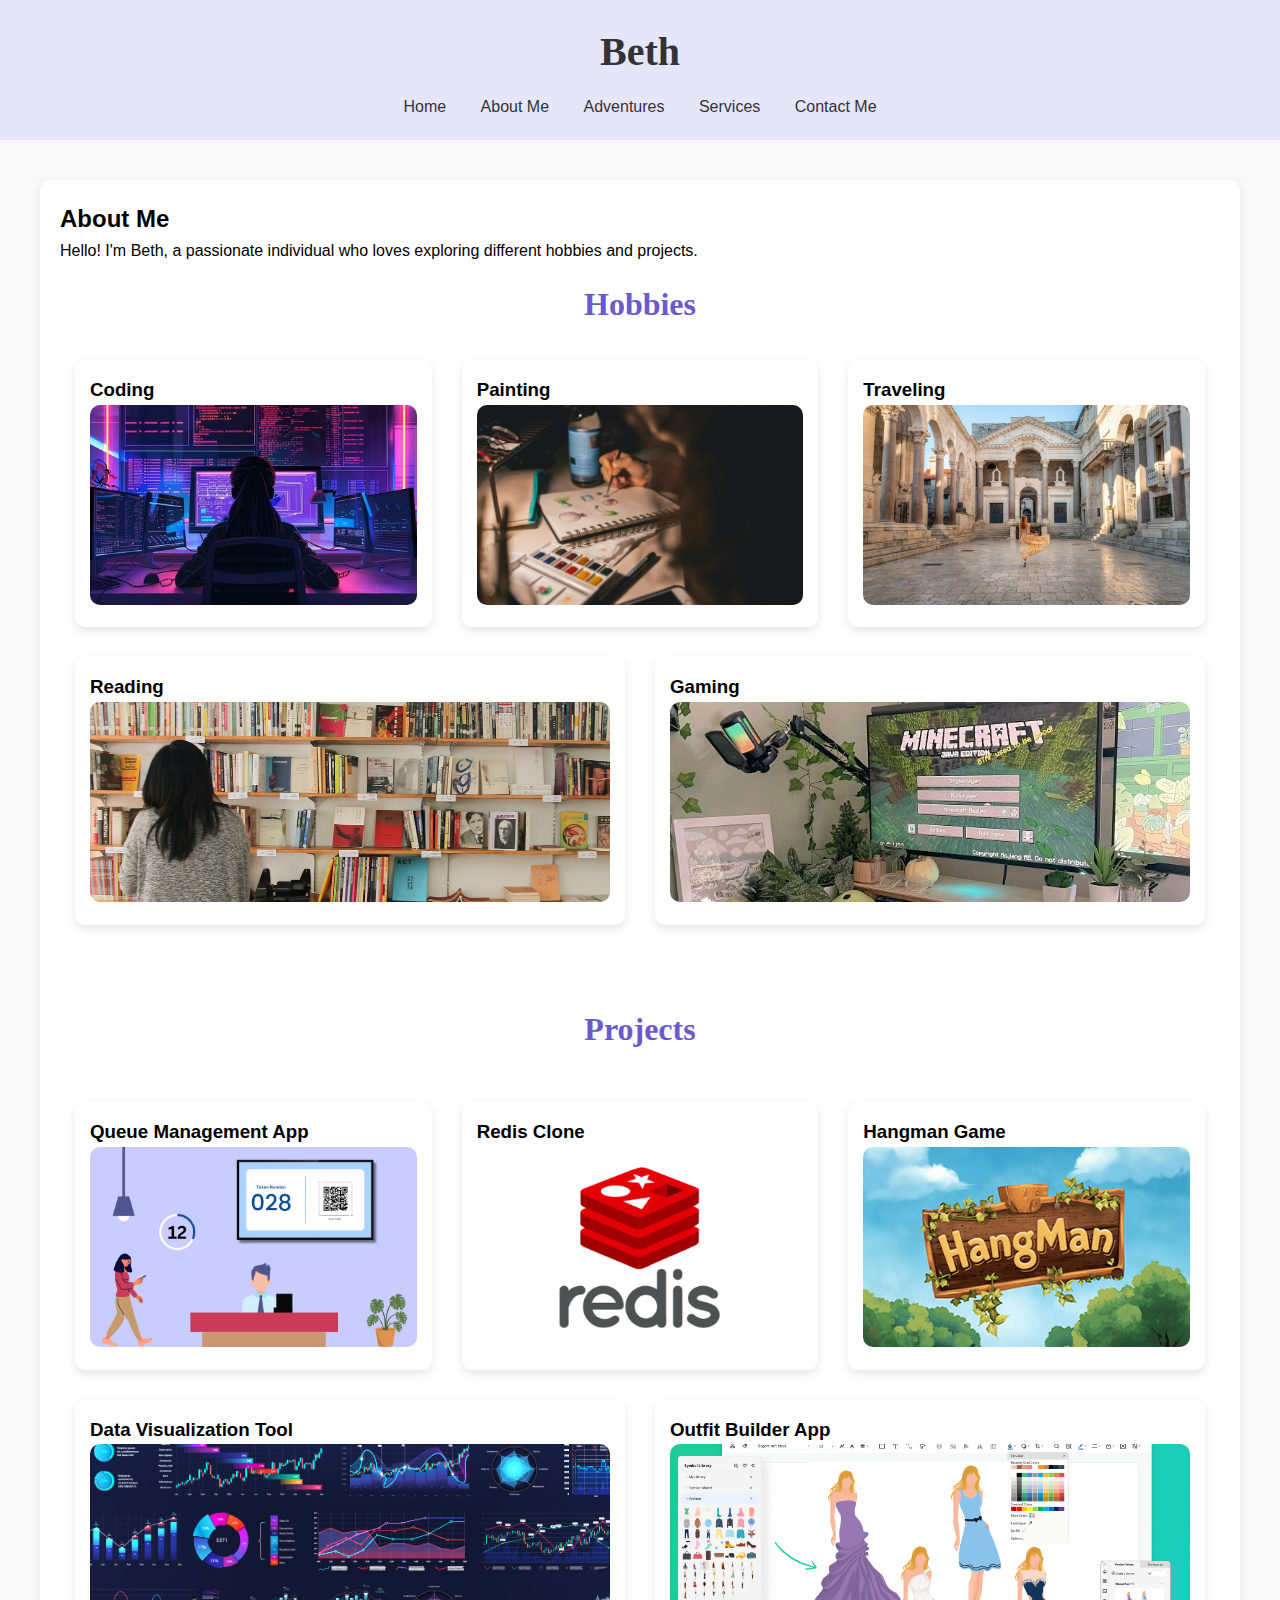
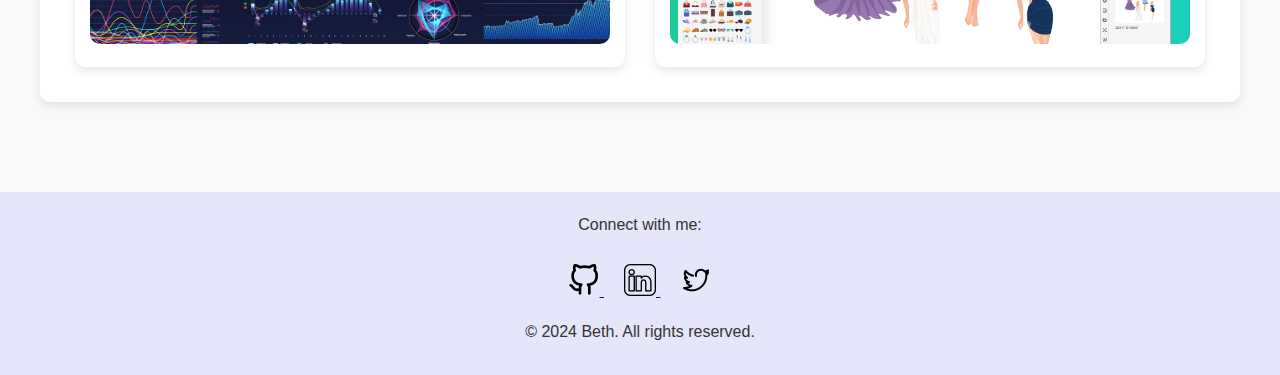
<file: about.html>
<!DOCTYPE html>
<html lang="en">
<head>
    <meta charset="UTF-8">
    <meta name="viewport" content="width=device-width, initial-scale=1.0">
    <title>About Me - Beth</title>
    <link rel="stylesheet" href="styles/aboutcss.css">   
</head>
<body>
    <header>
        <h1 class="logo">Beth</h1>
        <nav>
            <ul>
                <li><a href="index.html">Home</a></li>
                <li><a href="about.html">About Me</a></li>
                <li><a href="adventures.html">Adventures</a></li>
                <li><a href="services.html">Services</a></li>
                <li><a href="contact.html">Contact Me</a></li>
            </ul>
        </nav>
    </header>

    <main>
        <section class="about">
            <h2>About Me</h2>
            <p>Hello! I'm Beth, a passionate individual who loves exploring different hobbies and projects.</p>
            <h3 class="hobbies-title">Hobbies</h3>
            
            <div class="container">
                <div class="hobby coding">
                    <h3>Coding</h3>
                    <img src="images/cyber-security-experts-working-with-tech-devices-neon-lights_23-2151645633.jpg" alt="A picture of a girl Coding">
                </div>
                <div class="hobby painting">
                    <h3>Painting</h3>
                    <img src="images/pexels-thatguycraig000-1767016.jpg" alt="Painting">
                </div>
                <div class="hobby traveling">
                    <h3>Traveling</h3>
                    <img src="images/roamfreerebecca-diocletian-palace-split-croatia-europe-world-trip-00272.webp" alt="a picture of a woman travelling">
                </div>
                <div class="hobby reading">
                    <h3>Reading</h3>
                    <img src="images/image.jpg" alt="a book store picture">
                </div>
                <div class="hobby gaming">
                    <h3>Gaming</h3>
                    <img src="images/GirlDesk.jpg" alt="Gaming setup">
                </div>
                
            </div>





            <h3 class="projects-title">Projects</h3>
            
            <div class="container">
                <div class="project queue">
                    <h3>Queue Management App</h3>
                    <img src="images/Queue-Management-System.png" alt="queue Management app">
                </div>
                <div class="project redis">
                    <h3>Redis Clone</h3>
                    <img src="images/redis_logo-1.png" alt="redis logo">
                </div>
                <div class="project hangman">
                    <h3>Hangman Game</h3>
                    <img src="images/db9e21195320515.Y3JvcCw1NzUzLDQ1MDAsMTEyNSww.jpg" alt="hangman game logo">
                </div>
                <div class="project data">
                    <h3>Data Visualization Tool</h3>
                    <img src="images/data-visualization-for-accountants-620x250.jpg" alt="data visualization tool images">
                </div>
                <div class="project outfit">
                    <h3>Outfit Builder App</h3>
                    <img src="images/part2.png" alt=" screenshot of an outfit builder app">
                </div>
            </div>



        </section>
    </main>
    <footer>
        <p>Connect with me:</p>
        <ul class="social-icons">
            <li><a href="https://github.com/Beth-22">
                <img src="images/github-64.webp" alt="GitHub Icon" title="GitHub" class="icon">
            </a></li>
            <li><a href="https://www.linkedin.com/in/bethlehem-woldekidan-08376333a/">
                <img src="images/LogosLinkedin.png" alt="LinkedIn Icon" title="LinkedIn" class="icon">
            </a></li>
            <li><a href="https://www.linkedin.com/in/bethlehem-woldekidan-08376333a/">
                <img src="images/twitter_bird_social_media_trending-64.webp" alt="Twitter Icon" title="Twitter" class="icon">
            </a></li>
        </ul>
        <p>© 2024 Beth. All rights reserved.</p>
    </footer>
</body>
</html>
</file>
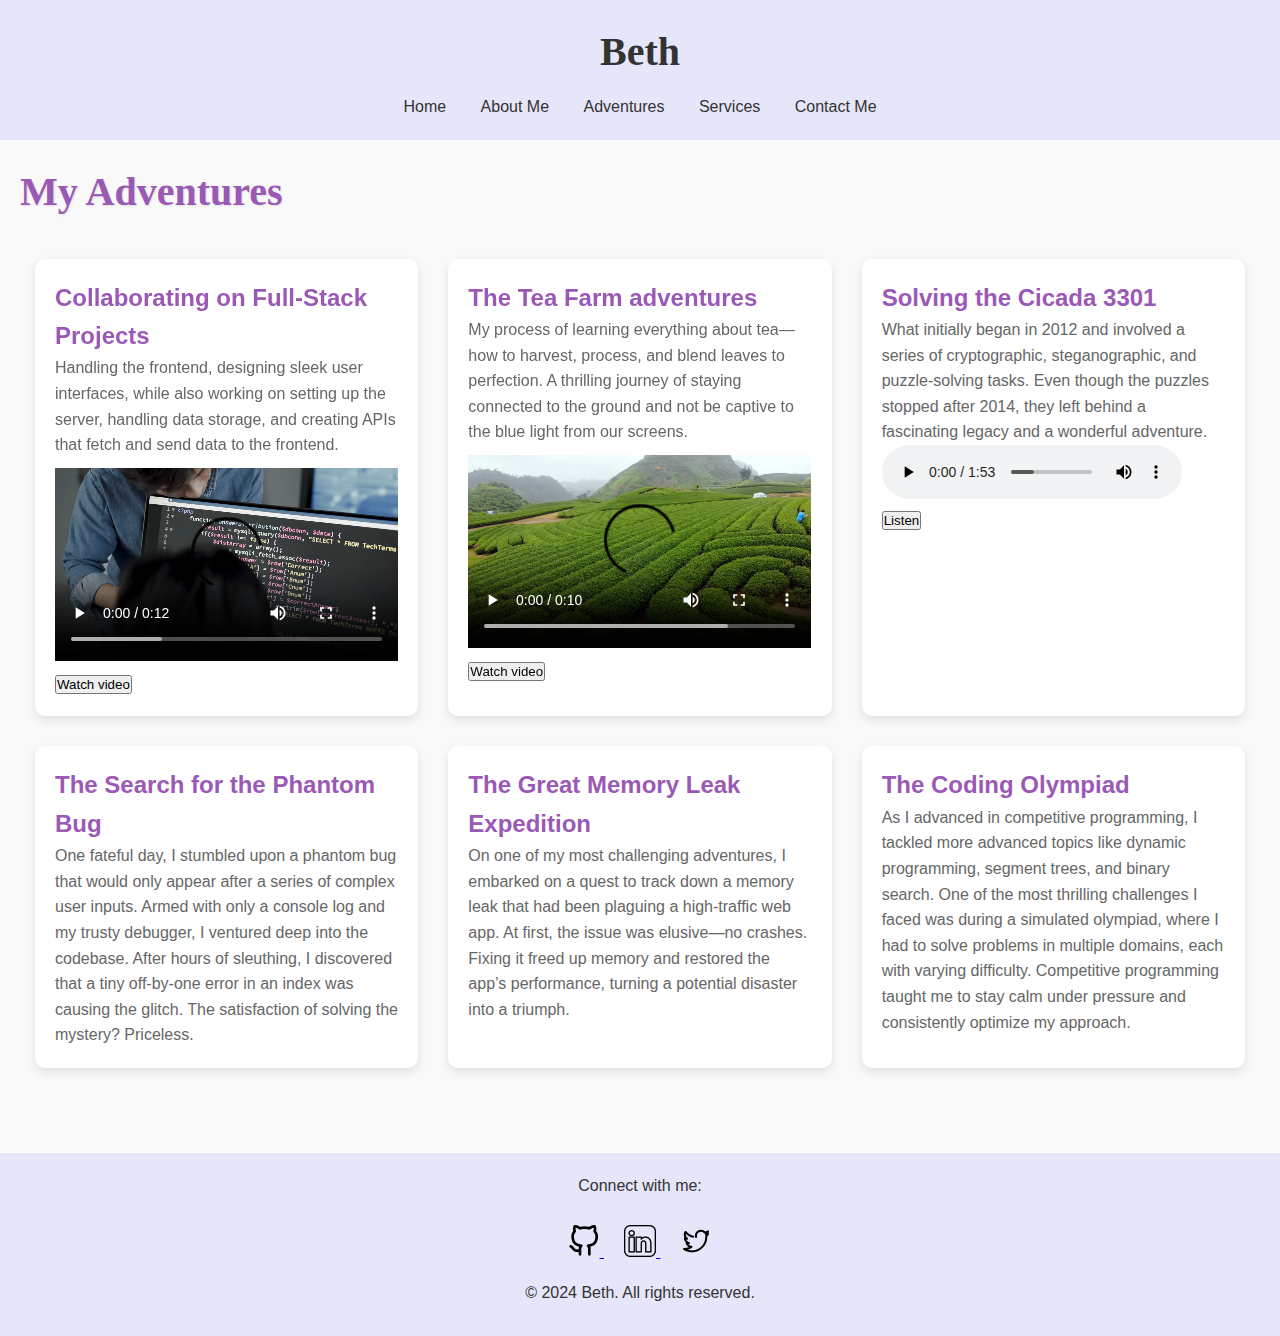
<file: adventures.html>
<!DOCTYPE html>
<html lang="en">
<head>
    <meta charset="UTF-8">
    <meta name="viewport" content="width=device-width, initial-scale=1.0">
    <title>Adventures - Beth's Personal Website</title>
    <link rel="stylesheet" href="styles/adventurecss.css">
</head>
<body>
    <header>
        <h1 class="logo">Beth</h1>
        <nav>
            <ul>
                <li><a href="index.html">Home</a></li>
                <li><a href="about.html">About Me</a></li>
                <li><a href="adventures.html">Adventures</a></li>
                <li><a href="services.html">Services</a></li>
                <li><a href="contact.html">Contact Me</a></li>
            </ul>
        </nav>
    </header>
    <main>
        <h2 class="adventures-heading">My Adventures</h2>
        <div class="adventures">
            <div class="adventure adventure-large">
                <h3>Collaborating on Full-Stack Projects</h3>
                <p>Handling the frontend, designing sleek user interfaces, while also working on setting up the server, handling data storage, and creating APIs that fetch and send data to the frontend.</p>
                <video id="myVideo" controls>
                    <source src="images/7989671-hd_1920_1080_25fps.mp4" type="video/mp4">
                    Your browser does not support the video tag.
                </video>
                
                <!-- Actionable Button with Play/Pause functionality using HTML5 -->
                <button onclick="document.getElementById('myVideo').paused ? document.getElementById('myVideo').play() : document.getElementById('myVideo').pause()">Watch video</button>
                
            </div>
            <div class="adventure adventure-medium">
                <h3>The Tea Farm adventures</h3>
                <p>My process of learning everything about tea—how to harvest, process, and blend leaves to perfection. A thrilling journey of staying connected to the ground and not be captive to the blue light from our screens. </p>
                <video id="myVideo2" controls>
                    <source src="images/17973477-sd_640_360_30fps.mp4 " type="video/mp4">
                    Your browser does not support the video tag.
                </video>
                
                <!-- Actionable Button with Play/Pause functionality using HTML5 -->
                <button onclick="document.getElementById('myVideo2').paused ? document.getElementById('myVideo2').play() : document.getElementById('myVideo2').pause()">Watch video</button>
                
            </div>
            <div class="adventure adventure-small">
                <h3>Solving the Cicada 3301</h3>
                <p>What initially began in 2012 and involved a series of cryptographic, steganographic, and puzzle-solving tasks. Even though the puzzles stopped after 2014, they left behind a fascinating legacy and a wonderful adventure.</p>
                <audio id="myaudio" controls>
                    <source src="images/mixkit-serene-view-443.mp3" type="audio/mpeg">
                    Your browser does not support the audio tag.
                </audio>
                <button onclick="document.getElementById('myaudio').paused ? document.getElementById('myaudio').play() : document.getElementById('myaudio').pause()"> Listen</button>
            </div>
            <div class="adventure adventure-large">
                <h3>The Search for the Phantom Bug </h3>
                <p>One fateful day, I stumbled upon a phantom bug that would only appear after a series of complex user inputs. Armed with only a console log and my trusty debugger, I ventured deep into the codebase. After hours of sleuthing, I discovered that a tiny off-by-one error in an index was causing the glitch. The satisfaction of solving the mystery? Priceless.</p>
            </div>
            <div class="adventure adventure-large">
                <h3>The Great Memory Leak Expedition</h3>
                <p>On one of my most challenging adventures, I embarked on a quest to track down a memory leak that had been plaguing a high-traffic web app. At first, the issue was elusive—no crashes. Fixing it freed up memory and restored the app’s performance, turning a potential disaster into a triumph.</p>
            </div>
            <div class="adventure adventure-medium">
                <h3>The Coding Olympiad</h3>
                <p>As I advanced in competitive programming, I tackled more advanced topics like dynamic programming, segment trees, and binary search. One of the most thrilling challenges I faced was during a simulated olympiad, where I had to solve problems in multiple domains, each with varying difficulty. Competitive programming taught me to stay calm under pressure and consistently optimize my approach.
                    </p>
            </div>
            
        </div>
    </main>
    <footer>
        <p>Connect with me:</p>
        <ul class="social-icons">
            <li><a href="https://github.com/Beth-22">
                <img src="images/github-64.webp" alt="GitHub Icon" title="GitHub" class="icon">
            </a></li>
            <li><a href="https://www.linkedin.com/in/bethlehem-woldekidan-08376333a/">
                <img src="images/LogosLinkedin.png" alt="LinkedIn Icon" title="LinkedIn" class="icon">
            </a></li>
            <li><a href="https://www.linkedin.com/in/bethlehem-woldekidan-08376333a/">
                <img src="images/twitter_bird_social_media_trending-64.webp" alt="Twitter Icon" title="Twitter" class="icon">
            </a></li>
        </ul>
        <p>© 2024 Beth. All rights reserved.</p>
    </footer>
</body>
</html>
</file>
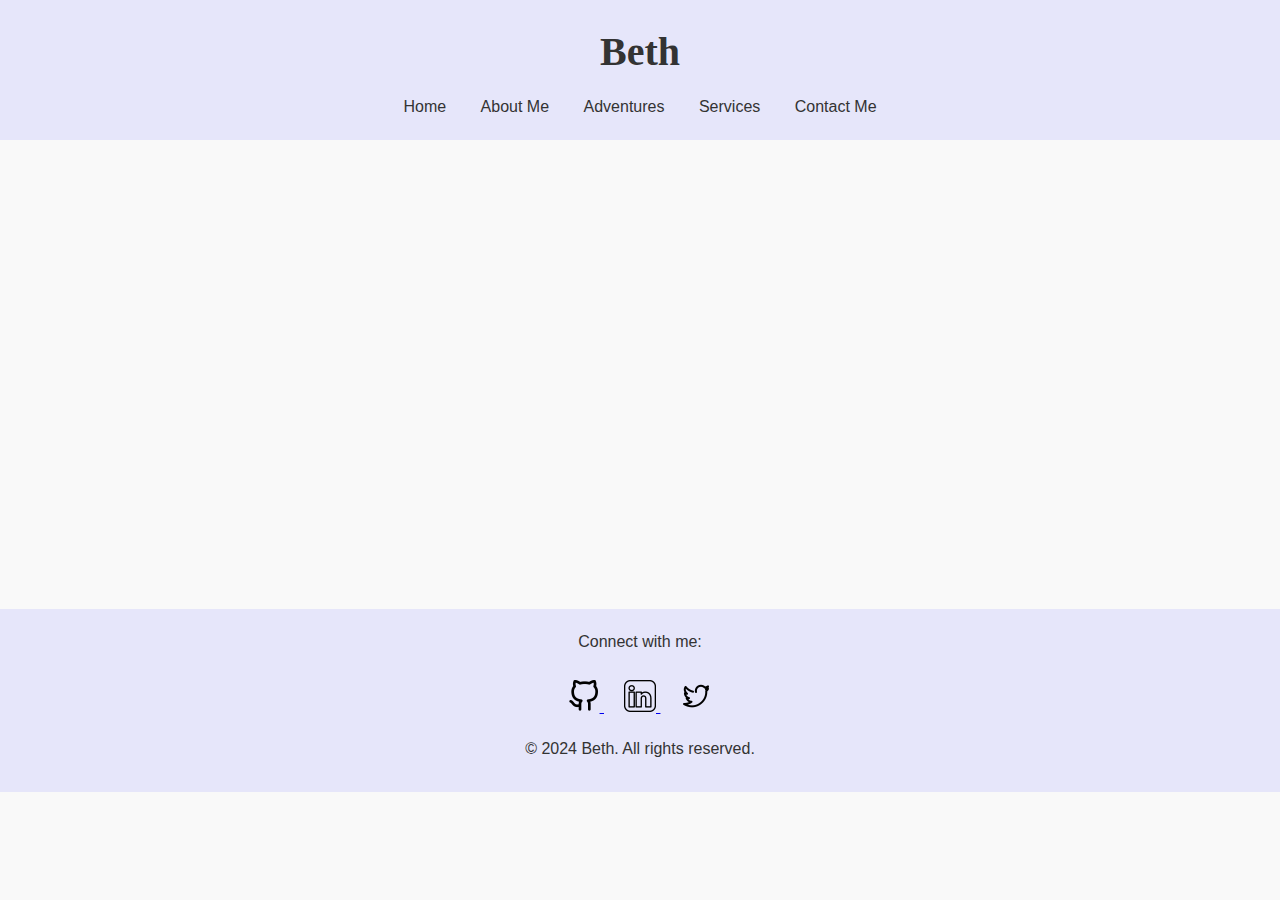
<file: contact.html>
<!DOCTYPE html>
<html lang="en">
<head>
    <meta charset="UTF-8">
    <meta name="viewport" content="width=device-width, initial-scale=1.0">
    <title>Contact Me - Beth</title>
    <link rel="stylesheet" href="styles/contactcss.css">
</head>
<body>
    <header>
        <h1 class="logo">Beth</h1>
        <nav>
            <ul>
                <li><a href="index.html">Home</a></li>
                <li><a href="about.html">About Me</a></li>
                <li><a href="adventures.html">Adventures</a></li>
                <li><a href="services.html">Services</a></li>
                <li><a href="contact.html">Contact Me</a></li>
            </ul>
        </nav>
       
    </header>
    <main>
        <section class="contact-section">
            <h2>Contact Me</h2>
            <form>
                <label for="name">Name:</label>
                <input type="text" id="name" name="name" required>
                
                <label for="email">Email:</label>
                <input type="email" id="email" name="email" required>
                
                <label for="message">Message:</label>
                <textarea id="message" name="message" required></textarea>
                
                <button type="submit" class="contact-button">Send</button>
            </form>
        </section>
    </main>
    <footer>
        <p>Connect with me:</p>
        <ul class="social-icons">
            <li><a href="https://github.com/Beth-22">
                <img src="images/github-64.webp" alt="GitHub Icon" title="GitHub" class="icon">
            </a></li>
            <li><a href="https://www.linkedin.com/in/bethlehem-woldekidan-08376333a/">
                <img src="images/LogosLinkedin.png" alt="LinkedIn Icon" title="LinkedIn" class="icon">
            </a></li>
            <li><a href="https://www.linkedin.com/in/bethlehem-woldekidan-08376333a/">
                <img src="images/twitter_bird_social_media_trending-64.webp" alt="Twitter Icon" title="Twitter" class="icon">
            </a></li>
        </ul>
        <p>© 2024 Beth. All rights reserved.</p>
    </footer>
    <script src="scripts/animation.js" defer></script>

</body>
</html>
</file>
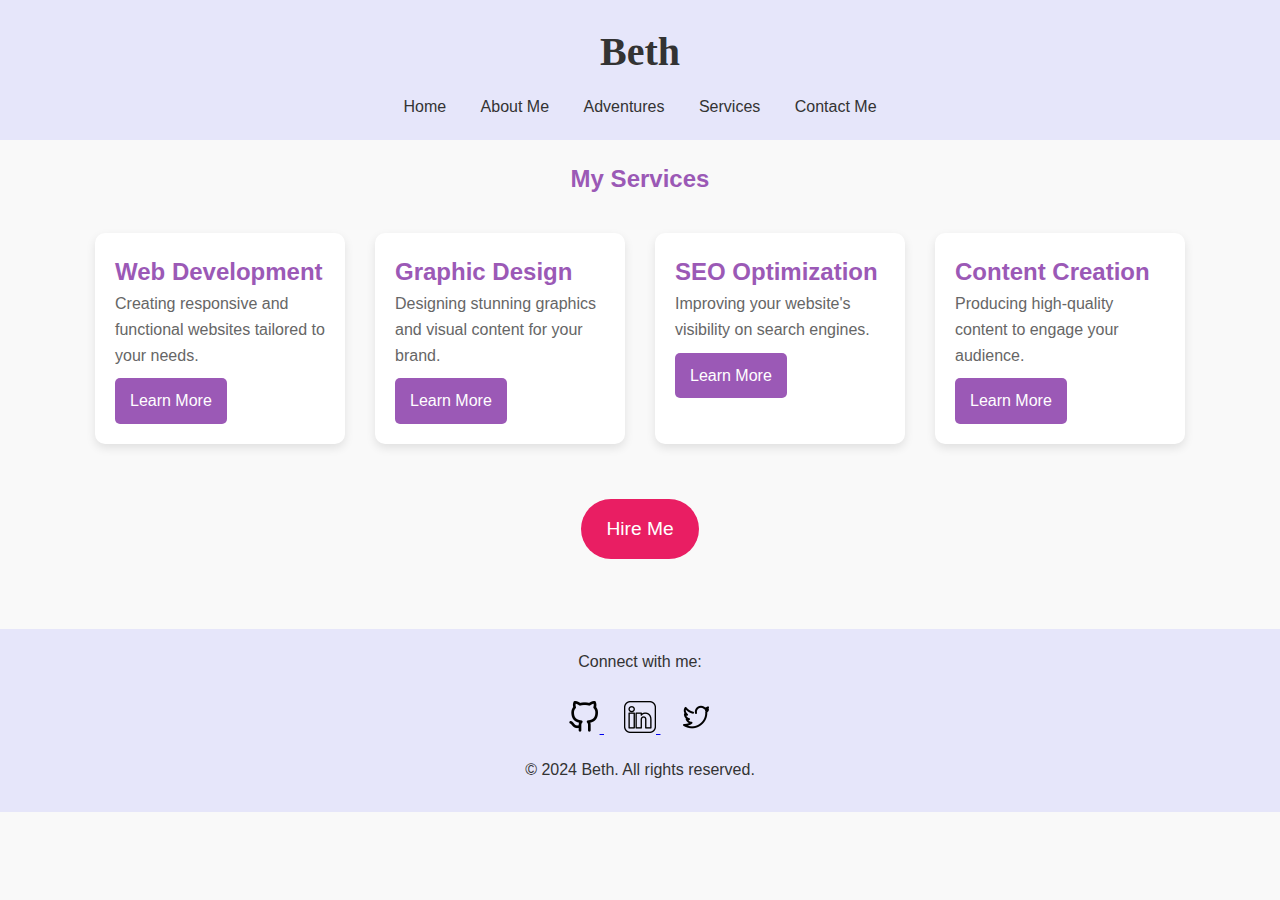
<file: services.html>
<!DOCTYPE html>
<html lang="en">
<head>
    <meta charset="UTF-8">
    <meta name="viewport" content="width=device-width, initial-scale=1.0">
    <title>Services - Beth's Personal Website</title>
    <link rel="stylesheet" href="styles/servicescss.css">   
</head>
<body>
    <header>
        <h1 class="logo">Beth</h1>
        <nav>
            <ul>
                <li><a href="index.html">Home</a></li>
                <li><a href="about.html">About Me</a></li>
                <li><a href="adventures.html">Adventures</a></li>
                <li><a href="services.html">Services</a></li>
                <li><a href="contact.html">Contact Me</a></li>
            </ul>
        </nav>
    </header>
    <main>
        <h2 class="section-heading">My Services</h2>
        <div class="services">
            <article class="service-card">
                <h3>Web Development</h3>
                <p>Creating responsive and functional websites tailored to your needs.</p>
                <a href="https://drive.google.com/file/d/1NanaW6CS1MU4nUxmySpooGuBzrto1X99/view?usp=drivesdk" class="learn-more">Learn More</a>
            </article>
            <article class="service-card">
                <h3>Graphic Design</h3>
                <p>Designing stunning graphics and visual content for your brand.</p>
                <a href="https://drive.google.com/file/d/1NanaW6CS1MU4nUxmySpooGuBzrto1X99/view?usp=drivesdk" class="learn-more">Learn More</a>
            </article>
            <article class="service-card">
                <h3>SEO Optimization</h3>
                <p>Improving your website's visibility on search engines.</p>
                <a href="https://drive.google.com/file/d/1NanaW6CS1MU4nUxmySpooGuBzrto1X99/view?usp=drivesdk" class="learn-more">Learn More</a>
            </article>
            <article class="service-card">
                <h3>Content Creation</h3>
                <p>Producing high-quality content to engage your audience.</p>
                <a href="https://drive.google.com/file/d/1NanaW6CS1MU4nUxmySpooGuBzrto1X99/view?usp=drivesdk" class="learn-more">Learn More</a>
            </article>
        </div>
        <a href="mailto:nate85here@gmail.com" class="hire-button">Hire Me</a>
    </main>
    
    <footer>
        <p>Connect with me:</p>
        <ul class="social-icons">
            <li><a href="https://github.com/Beth-22">
                <img src="images/github-64.webp" alt="GitHub Icon" title="GitHub" class="icon">
            </a></li>
            <li><a href="https://www.linkedin.com/in/bethlehem-woldekidan-08376333a/">
                <img src="images/LogosLinkedin.png" alt="LinkedIn Icon" title="LinkedIn" class="icon">
            </a></li>
            <li><a href="https://www.linkedin.com/in/bethlehem-woldekidan-08376333a/">
                <img src="images/twitter_bird_social_media_trending-64.webp" alt="Twitter Icon" title="Twitter" class="icon">
            </a></li>
        </ul>
        <p>© 2024 Beth. All rights reserved.</p>
    </footer>
    <script src="scripts/animation.js"></script>

</body>
</html>
</file>
<file: styles/aboutcss.css>
/* Global Styles */
* {
  box-sizing: border-box;
  margin: 0;
  padding: 0;
}

body {
  font-family: "Arial", sans-serif;
  line-height: 1.6;
  background-color: #f9f9f9;
}

header {
  background-color: #e6e6fa; /* Lavender */
  color: #333;
  padding: 20px 0;
  text-align: center;
  position: sticky; /* Keeps the header fixed */
  top: 0; /* Stay at the top */
  z-index: 1000; /* Above other content */
}

.logo {
  font-size: 2.5em;
  font-family: "Georgia", serif;
  margin-bottom: 10px;
}

nav ul {
  list-style-type: none;
}

nav ul li {
  display: inline;
  margin: 0 15px;
}

nav a {
  color: #333;
  text-decoration: none;
  transition: color 0.3s;
}

nav a:hover {
  color: #e91e63; /* Change color on hover */
}

/* Home Page Styles */
main {
  display: flex;
  justify-content: center;
  align-items: center;
  flex-direction: column;
  padding: 20px; /* Padding for main content */
}

.home {
  max-width: 1200px; /* Increased max width for more space */
  margin: 20px auto; /* Centering the section */
  padding: 20px;
  background-color: #ffffff; /* White background for contrast */
  border-radius: 10px; /* Rounded corners */
  box-shadow: 0 4px 10px rgba(0, 0, 0, 0.1); /* Subtle shadow for depth */
}

.intro {
  text-align: center;
}

.intro h1 {
  font-size: 2.5em;
}

.intro p {
  font-size: 1.2em;
  margin: 20px 0;
}

.button-container {
  margin: 20px 0;
}

.button {
  background-color: #ff69b4; /* Light pink */
  color: white;
  border: none;
  padding: 10px 20px;
  margin: 5px;
  cursor: pointer;
  border-radius: 5px;
  transition: transform 0.3s, background-color 0.3s;
}

.button:hover {
  background-color: #ff1493; /* Deep pink */
}

img.star {
  width: 50px; /* Adjust size */
  margin: 20px 0;
  animation: wiggle 0.5s ease-in-out infinite;
}

@keyframes wiggle {
  0%,
  100% {
    transform: rotate(0deg);
  }
  50% {
    transform: rotate(10deg);
  }
}

/* About Me Page Styles */
.about {
  max-width: 1200px; /* Increased max width for more space */
  margin: 20px auto; /* Centering the section */
  padding: 20px;
  background-color: #ffffff; /* White background for contrast */
  border-radius: 10px; /* Rounded corners */
  box-shadow: 0 4px 10px rgba(0, 0, 0, 0.1); /* Subtle shadow for depth */
}

.container {
  display: flex; /* Use flexbox to arrange hobbies side by side */
  flex-wrap: wrap; /* Allow wrapping for smaller screens */
  justify-content: space-around; /* Space around items */
}

.hobby {
  border-radius: 10px;
  margin: 15px; /* Added margin for spacing between hobby sections */
  padding: 15px;
  flex: 1 1 calc(30% - 40px); /* Flex-grow: 1, shrink: 1, basis: 30% minus margins */
  box-shadow: 0 4px 10px rgba(0, 0, 0, 0.1);
  transition: transform 0.3s; /* Transition for pop effect */
}

.hobby:hover {
  transform: translateY(-5px); /* Pop effect on hover */
}

.hobby img {
  width: 100%; /* Responsive images */
  height: 200px; /* Set a fixed height */
  object-fit: cover; /* Maintains aspect ratio, cropping if necessary */
  border-radius: 10px; /* Rounded corners for images */
}

.hobbies-title {
  font-family: "Georgia", serif; /* A beautiful font */
  font-size: 2em; /* Adjust size as needed */
  color: #6a5acd; /* Slate blue color */
  margin: 15px 0; /* Spacing above and below */
  text-align: center; /* Center align the text */
}

.project {
  border-radius: 10px;
  margin: 15px; /* Added margin for spacing between hobby sections */
  padding: 15px;
  flex: 1 1 calc(30% - 40px); /* Flex-grow: 1, shrink: 1, basis: 30% minus margins */
  box-shadow: 0 4px 10px rgba(0, 0, 0, 0.1);
  transition: transform 0.3s; /* Transition for pop effect */
}

.project:hover {
  transform: translateY(-5px); /* Pop effect on hover */
}

.project img {
  width: 100%; /* Responsive images */
  height: 200px; /* Set a fixed height */
  object-fit: cover; /* Maintains aspect ratio, cropping if necessary */
  border-radius: 10px; /* Rounded corners for images */
}

.projects-title {
  font-family: "Georgia", serif; /* A beautiful font */
  font-size: 2em; /* Adjust size as needed */
  color: #6a5acd; /* Slate blue color */
  margin: 4rem 0 2rem 0; /* Spacing above and below */
  text-align: center; /* Center align the text */
}

/* Footer Styles */
footer {
  background-color: #e6e6fa; /* Lavender */
  color: #333;
  text-align: center;
  padding: 20px 0; /* Increased padding for better spacing */
  margin-top: 50px; /* Moves the footer down */
}

footer p {
  margin-bottom: 10px;
}

.social-icons {
  list-style-type: none;
  padding: 1rem;
}

.icon {
  width: 2rem;
  height: 2rem;
}

.icon:hover {
  transform: scale(1.2); /* Slight zoom effect */
  filter: brightness(1.3); /* Slightly brighten the image on hover */
}

.social-icons li {
  display: inline;
  margin: 0 10px;
}

/* Responsive Styles */
@media (max-width: 768px) {
  .hobby,
  .projects {
    flex: 1 1 calc(45% - 30px); /* Adjust for smaller screens */
  }
}

@media (max-width: 480px) {
  .hobby,
  .projects {
    flex: 1 1 calc(100% - 30px); /* Full width on small devices */
  }

  header,
  footer {
    padding: 15px 0;
  }
}
</file>
<file: styles/adventurecss.css>
/* Global Styles */
* {
  box-sizing: border-box;
  margin: 0;
  padding: 0;
}

body {
  font-family: "Arial", sans-serif;
  line-height: 1.6;
  background-color: #f9f9f9;
}

header {
  background-color: #e6e6fa; /* Lavender */
  color: #333;
  padding: 20px 0;
  text-align: center;
  position: sticky; /* Keeps the header fixed */
  top: 0; /* Stay at the top */
  z-index: 1000; /* Above other content */
}

.logo {
  font-size: 2.5em;
  font-family: "Georgia", serif;
  margin-bottom: 10px;
}

nav ul {
  list-style-type: none;
}

nav ul li {
  display: inline;
  margin: 0 15px;
}

nav a {
  color: #333;
  text-decoration: none;
  transition: color 0.3s;
}

nav a:hover {
  color: #e91e63; /* Change color on hover */
}

/* Adventures Page Styles */
main {
  display: flex;
  justify-content: center;
  align-items: flex-start; /* Align items to the start */
  flex-direction: column;
  padding: 20px; /* Padding for main content */
}

.adventures-heading {
  text-align: center; /* Center align the heading */
  font-family: "Georgia", serif; /* Beautiful font */
  font-size: 2.5em; /* Larger size for prominence */
  color: #9b59b6; /* Off purple color */
  margin-bottom: 20px; /* Space below the heading */
  text-shadow: 1px 1px 2px rgba(0, 0, 0, 0.1); /* Optional shadow for depth */
}

.adventures {
  display: flex; /* Use flexbox for layout */
  flex-wrap: wrap; /* Allow items to wrap */
  justify-content: space-between; /* Space between items */
}

.adventure {
  flex: 1 1 300px; /* Base width of 300px, can grow/shrink */
  max-width: 400px; /* Maximum width for each adventure */
  margin: 15px; /* Margin between adventure cards */
  padding: 20px;
  background-color: #ffffff; /* White background for contrast */
  border-radius: 10px; /* Rounded corners */
  box-shadow: 0 4px 10px rgba(0, 0, 0, 0.1); /* Subtle shadow for depth */
  transition: transform 0.3s; /* Transition for hover effect */
  overflow: hidden;
}

.adventure:hover {
  transform: scale(1.05); /* Slightly enlarge on hover */
}

.adventure h3 {
  font-size: 1.5em; /* Slightly smaller title */
  color: #9b59b6; /* Off purple */
}

.adventure p {
  font-size: 1em; /* Standard size for description */
  color: #666; /* Darker color for contrast */
}

.video {
  margin: 20px 0; /* Space above and below video */
}
.adventure video {
  width: 100%; /* Fits the width of the parent container */
  height: auto; /* Maintains the aspect ratio */
  max-height: 300px; /* Optional: Restrict max height */
  display: block; /* Removes inline element spacing */
  margin: 10px 0; /* Adds space around the video */
}
#myaudio{
  max-width:100%;
}
/* Footer Styles */
footer {
  background-color: #e6e6fa; /* Lavender */
  color: #333;
  text-align: center;
  padding: 20px 0; /* Increased padding for better spacing */
  margin-top: 50px; /* Moves the footer down */
}

footer p {
  margin-bottom: 10px;
}

.social-icons {
  list-style-type: none;
  padding: 1rem;
}

.icon {
  width: 2rem;
  height: 2rem;
}

.icon:hover {
  transform: scale(1.2); /* Slight zoom effect */
  filter: brightness(1.3); /* Slightly brighten the image on hover */
}

.social-icons li {
  display: inline;
  margin: 0 10px;
}

/* Responsive Styles */
@media (max-width: 768px) {
  .adventure {
    flex: 1 1 calc(45% - 20px); /* Adjust for smaller screens */
  }
}

@media (max-width: 480px) {
  header,
  footer {
    padding: 15px 0;
  }

  .adventure {
    flex: 1 1 100%; /* Full width on small devices */
  }
}
</file>
<file: styles/contactcss.css>
/* Global Styles */
* {
  box-sizing: border-box;
  margin: 0;
  padding: 0;
}

body {
  font-family: "Arial", sans-serif;
  line-height: 1.6;
  background-color: #f9f9f9;
}

header {
  background-color: #e6e6fa; /* Lavender */
  color: #333;
  padding: 20px 0;
  text-align: center;
  position: sticky; /* Keeps the header fixed */
  top: 0; /* Stay at the top */
  z-index: 1000; /* Above other content */
}

.logo {
  font-size: 2.5em;
  font-family: "Georgia", serif;
  margin-bottom: 10px;
}

nav ul {
  list-style-type: none;
}

nav ul li {
  display: inline;
  margin: 0 15px;
}

nav a {
  color: #333;
  text-decoration: none;
  transition: color 0.3s;
}

nav a:hover {
  color: #e91e63; /* Change color on hover */
}

/* Contact Page Styles */
.contact-section {
  max-width: 600px;
  margin: 20px auto; /* Centering the section */
  padding: 20px;
  background-color: #ffffff; /* White background for contrast */
  border-radius: 10px; /* Rounded corners */
  box-shadow: 0 4px 10px rgba(0, 0, 0, 0.1); /* Subtle shadow for depth */
}

.contact-section h2 {
  text-align: center;
  margin-bottom: 20px; /* Space below heading */
}

form {
  display: flex;
  flex-direction: column;
}

label {
  margin-bottom: 5px; /* Space below labels */
}

input,
textarea {
  margin-bottom: 15px; /* Space below input fields */
  padding: 10px; /* Padding inside input fields */
  border: 1px solid #ccc; /* Light gray border */
  border-radius: 5px; /* Rounded corners */
}

textarea {
  resize: vertical; /* Allow vertical resizing */
}



.contact-button {
  padding: 10px;
  background-color: #e91e63; /* Highlight color */
  border: none; /* No border */
  border-radius: 5px; /* Rounded corners */
  cursor: pointer; /* Pointer cursor on hover */
  transition: background-color 0.3s; /* Smooth background color change */
  font-weight:bold;
  font-size:1rem;
}

.contact-button:hover {
  background-color: #d09cc5; /* Darker highlight on hover */
}

/* Footer Styles */
footer {
  background-color: #e6e6fa; /* Lavender */
  color: #333;
  text-align: center;
  padding: 20px 0; /* Increased padding for better spacing */
  margin-top: 50px; /* Moves the footer down */
}

footer p {
  margin-bottom: 10px;
}

.social-icons {
  list-style-type: none;
  padding: 1rem;
}

.icon {
  width: 2rem;
  height: 2rem;
}

.icon:hover {
  transform: scale(1.2); /* Slight zoom effect */
  filter: brightness(1.3); /* Slightly brighten the image on hover */
}

.social-icons li {
  display: inline;
  margin: 0 10px;
}

/* Responsive Styles */
@media (max-width: 1024px) {
  .contact-section {
    max-width: 90%; /* Reduce max width for better centering */
    margin: 30px auto; /* Center the form */
    padding: 20px;
  }
}

@media (max-width: 768px) {
  .contact-section {
    max-width: 95%; /* Slightly narrower for smaller screens */
    margin: 20px auto; /* Center with appropriate spacing */
    padding: 15px;
  }
}

@media (max-width: 480px) {
  .contact-section {
    max-width: 90%; /* Ensure it fits well on tiny screens */
    margin: 10px auto; /* Keep centered and spaced */
    padding: 10px;
  }
}


.error {
  display: block;
  margin-top: -10px;
  margin-bottom: 15px;
  color: red;
  font-size: 0.9em;
}
/* Pop-in animation */
@keyframes popInFromAbove {
  from {
    transform: translateY(-100%);
    opacity: 0;
  }
  to {
    transform: translateY(0);
    opacity: 1;
  }
}

/* Add animation to the contact section */
.contact-section {
  animation: popInFromAbove 0.8s ease-out;
  opacity: 0; /* Initially hidden */
  transform: translateY(-100%); /* Initially above the screen */
}
</file>
<file: styles/servicescss.css>
/* Global Styles */
* {
  box-sizing: border-box;
  margin: 0;
  padding: 0;
}

body {
  font-family: "Arial", sans-serif;
  line-height: 1.6;
  background-color: #f9f9f9;
}

header {
  background-color: #e6e6fa; /* Lavender */
  color: #333;
  padding: 20px 0;
  text-align: center;
  position: sticky; /* Keeps the header fixed */
  top: 0; /* Stay at the top */
  z-index: 1000; /* Above other content */
}

.logo {
  font-size: 2.5em;
  font-family: "Georgia", serif;
  margin-bottom: 10px;
}

nav ul {
  list-style-type: none;
}

nav ul li {
  display: inline;
  margin: 0 15px;
}

nav a {
  color: #333;
  text-decoration: none;
  transition: color 0.3s;
}

nav a:hover {
  color: #e91e63; /* Change color on hover */
}

/* Services Page Styles */
main {
  display: flex;
  flex-direction: column;
  align-items: center;
  padding: 20px; /* Padding for main content */
}

.services {
  display: flex; /* Use flexbox for layout */
  flex-wrap: wrap; /* Allow items to wrap */
  justify-content: center; /* Center items */
  max-width: 1200px; /* Increased max width for more space */
  margin: 20px auto; /* Centering the section */
}
.section-heading {
  color: #9b59b6;
}
.service-card {
  background-color: #ffffff; /* White background for contrast */
  border-radius: 10px; /* Rounded corners */
  box-shadow: 0 4px 10px rgba(0, 0, 0, 0.1); /* Subtle shadow for depth */
  margin: 15px; /* Space between cards */
  padding: 20px;
  width: 250px; /* Fixed width for cards */
  transition: transform 0.3s; /* Transition for hover effect */
}

.service-card:hover {
  transform: translateY(-5px); /* Raise card on hover */
}

.service-card h3 {
  font-size: 1.5em; /* Slightly smaller title */
  color: #9b59b6; /* Off purple */
}

.service-card p {
  font-size: 1em; /* Standard size for description */
  color: #666; /* Darker color for contrast */
}

.learn-more {
  display: inline-block; /* Make it a button */
  margin-top: 10px;
  color: #fff;
  background-color: #9b59b6; /* Button background color */
  padding: 10px 15px; /* Button padding */
  border-radius: 5px; /* Rounded corners */
  text-decoration: none; /* Remove underline */
  transition: background-color 0.3s, transform 0.2s; /* Transition for hover */
}

.learn-more:hover {
  background-color: #8e44ad; /* Darker shade on hover */
  transform: scale(1.05); /* Slightly enlarge on hover */
}

/* Hire Me Button */
.hire-button {
  display: inline-block; /* Make it a button */
  margin-top: 20px;
  padding: 15px 25px; /* Increased padding */
  color: #fff;
  background-color: #e91e63; /* Tomato color */
  border: none;
  border-radius: 30px; /* Rounded corners */
  text-decoration: none; /* Remove underline */
  font-size: 1.2em; /* Larger font */
  transition: transform 0.3s, box-shadow 0.3s; /* Transition for hover */
}

.hire-button:hover {
  transform: translateY(-3px) rotate(2deg); /* Wiggly effect on hover */
  box-shadow: 0 8px 20px rgba(0, 0, 0, 0.2); /* Add shadow on hover */
}

/* Footer Styles */
footer {
  background-color: #e6e6fa; /* Lavender */
  color: #333;
  text-align: center;
  padding: 20px 0; /* Increased padding for better spacing */
  margin-top: 50px; /* Moves the footer down */
}

footer p {
  margin-bottom: 10px;
}

.social-icons {
  list-style-type: none;
  padding: 1rem;
}

.icon {
  width: 2rem;
  height: 2rem;
}

.icon:hover {
  transform: scale(1.2); /* Slight zoom effect */
  filter: brightness(1.3); /* Slightly brighten the image on hover */
}

.social-icons li {
  display: inline;
  margin: 0 10px;
}

/* Responsive Styles */
@media (max-width: 768px) {
  .services {
    flex-direction: column; /* Stack cards on smaller screens */
    align-items: center; /* Center cards */
  }

  .service-card {
    width: 90%; /* Full width on smaller screens */
    margin: 10px 0; /* Space between cards */
  }
}

@media (max-width: 480px) {
  header,
  footer {
    padding: 15px 0;
  }

  .hire-button {
    font-size: 1em; /* Smaller button text */
    padding: 10px 20px; /* Reduced padding */
  }
}

/*pop-up*/
@keyframes popOut {
  0% {
    transform: translateY(-100px) scale(0.5); /* Start above the header */
    opacity: 0;
  }
  50% {
    transform: translateY(20px) scale(1.2); /* Bounce effect */
    opacity: 1;
  }
  100% {
    transform: translateY(0) scale(1); /* Land in the final position */
  }
}

.hire-button.animate {
  animation: popOut 1s ease-out forwards; /* Apply animation */
}

@keyframes cardPopOut {
  0% {
    transform: translateY(-100px) scale(0.5); /* Start above the main area */
    opacity: 0;
  }
  50% {
    transform: translateY(20px) scale(1.1); /* Bounce effect */
    opacity: 1;
  }
  100% {
    transform: translateY(0) scale(1); /* Land in the final position */
  }
}

.service-card.animate {
  animation: cardPopOut 1s ease-out forwards; /* Apply animation */
}
</file>
